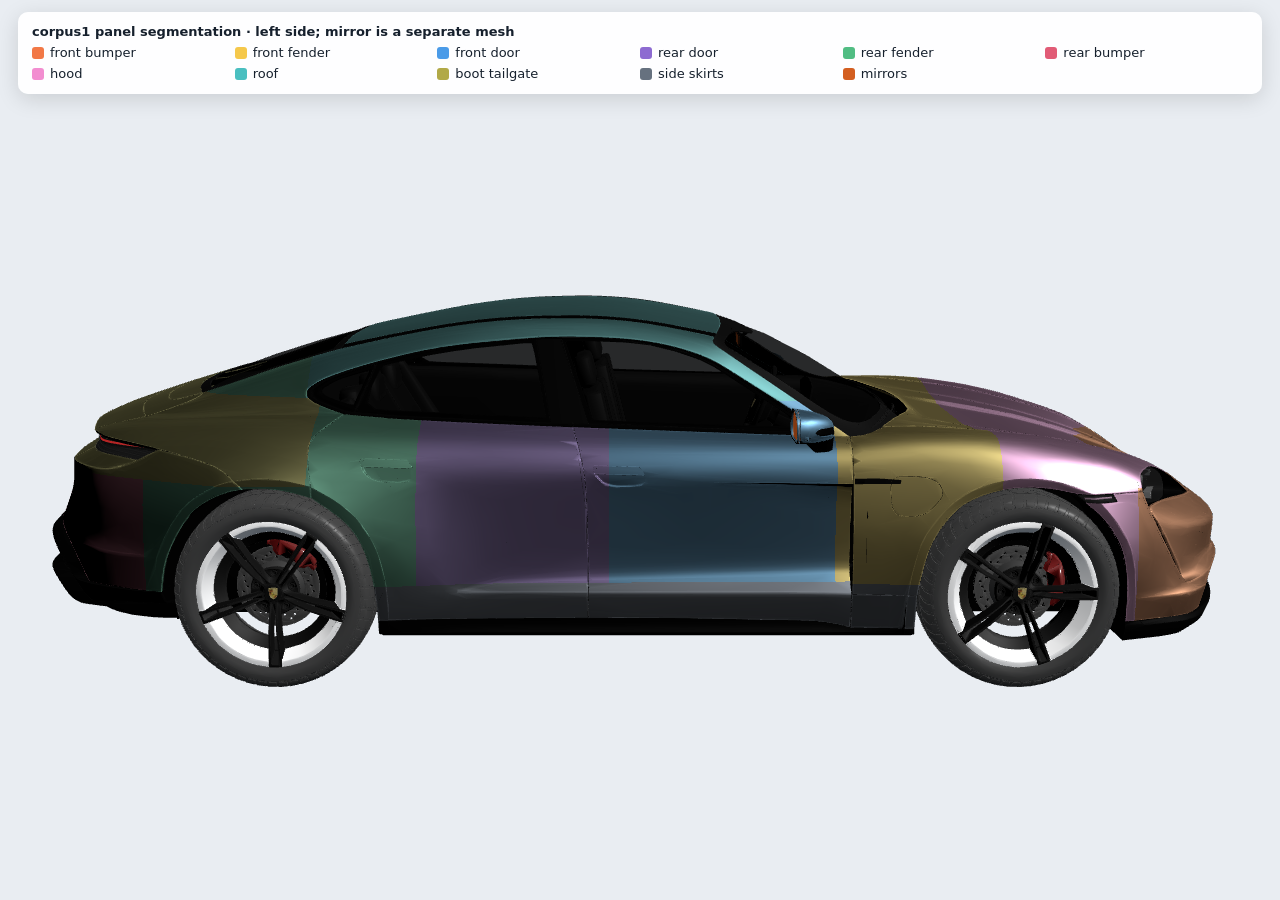
<file: parts-map.html>
<!doctype html><html><head><meta charset="utf-8"><style>
html,body{margin:0;width:100%;height:100%;background:#e9edf2;font:16px system-ui;color:#16202d}canvas{display:block}.legend{position:absolute;left:18px;right:18px;top:12px;background:#fffE;padding:10px 14px;border-radius:10px;line-height:1.6;box-shadow:0 5px 22px #0002;display:grid;grid-template-columns:repeat(6,1fr);font-size:13px}.legend b{grid-column:1/-1}.sw{display:inline-block;width:12px;height:12px;border-radius:3px;margin-right:6px;vertical-align:-2px}
</style></head><body><div class="legend" id="legend"></div><script type="importmap">{"imports":{"three":"./vendor/three.module.js"}}</script><script type="module">
import * as THREE from './vendor/three.module.js';import{GLTFLoader}from'./vendor/GLTFLoader.js';import{DRACOLoader}from'./vendor/DRACOLoader.js';
const colors={front_bumper:'#f27846',front_fender:'#f5c84b',front_door:'#4b9be8',rear_door:'#8d6bd1',rear_fender:'#51bd83',rear_bumper:'#e15b76',hood:'#f28dd0',roof:'#4abfc0',boot_tailgate:'#b1a947',side_skirts:'#66717f'};
document.querySelector('#legend').innerHTML='<b>corpus1 panel segmentation · left side; mirror is a separate mesh</b>'+Object.entries({...colors,mirrors:'#d35e20'}).map(([k,v])=>`<span><i class="sw" style="background:${v}"></i>${k.replaceAll('_',' ')}</span>`).join('');
const renderer=new THREE.WebGLRenderer({antialias:true,preserveDrawingBuffer:true});renderer.setSize(innerWidth,innerHeight);renderer.setPixelRatio(1);renderer.setClearColor('#e9edf2');document.body.append(renderer.domElement);const scene=new THREE.Scene();scene.background=new THREE.Color('#e9edf2');scene.add(new THREE.HemisphereLight(0xffffff,0x505b66,2));const light=new THREE.DirectionalLight(0xffffff,2);light.position.set(-4,7,7);scene.add(light);const camera=new THREE.PerspectiveCamera(34,innerWidth/innerHeight,.1,100);camera.position.set(-6.5,2.0,0);camera.lookAt(0,.78,0);
const draco=new DRACOLoader();draco.setDecoderPath('./vendor/draco/');const loader=new GLTFLoader();loader.setDRACOLoader(draco);loader.load('./assets/taycan_f.glb',g=>{g.scene.traverse(o=>{if(!o.isMesh)return;const mats=Array.isArray(o.material)?o.material:[o.material];if(mats.some(m=>m?.name==='MIRROR')){o.material=Array.isArray(o.material)?o.material.map(m=>m.clone()):o.material.clone();const mm=Array.isArray(o.material)?o.material[0]:o.material;mm.color.set('#d35e20');}if(!mats.some(m=>m?.name==='corpus1'))return;const m=mats[0].clone();m.color.set('#fff');m.onBeforeCompile=s=>{s.vertexShader=s.vertexShader.replace('#include <common>','#include <common>\nvarying vec3 vPartPos;').replace('#include <begin_vertex>','#include <begin_vertex>\nvPartPos=position;');s.fragmentShader=s.fragmentShader.replace('#include <common>','#include <common>\nvarying vec3 vPartPos;').replace('#include <color_fragment>',`#include <color_fragment>\nvec3 c=vec3(.72,.76,.80);\nif(vPartPos.y<.40&&abs(vPartPos.z)<1.8)c=vec3(.40,.44,.50);\nelse if(vPartPos.z>1.93)c=vec3(.95,.47,.27);else if(vPartPos.z>1.39&&vPartPos.y<1.10)c=vec3(.95,.55,.82);\nelse if(vPartPos.z> .76)c=vec3(.96,.78,.29);else if(vPartPos.z>-.12)c=vec3(.29,.61,.91);else if(vPartPos.z>-.86)c=vec3(.55,.42,.82);else if(vPartPos.z>-1.93)c=vec3(.30,.73,.51);else c=vec3(.88,.35,.46);\nif(vPartPos.y>1.08&&vPartPos.z<.91&&vPartPos.z> -1.33)c=vec3(.29,.75,.75);\nif(vPartPos.y>.76&&vPartPos.y<1.10&&vPartPos.z<2.48&&vPartPos.z>1.39)c=vec3(.95,.55,.82);\nif(vPartPos.y>.79&&vPartPos.y<1.08&&vPartPos.z< -1.27)c=vec3(.69,.66,.28);\ndiffuseColor.rgb=c;`);};m.needsUpdate=true;o.material=m;});scene.add(g.scene);g.scene.position.y+=.042;renderer.render(scene,camera);document.title='parts-ready';});
</script></body></html>
</file>
